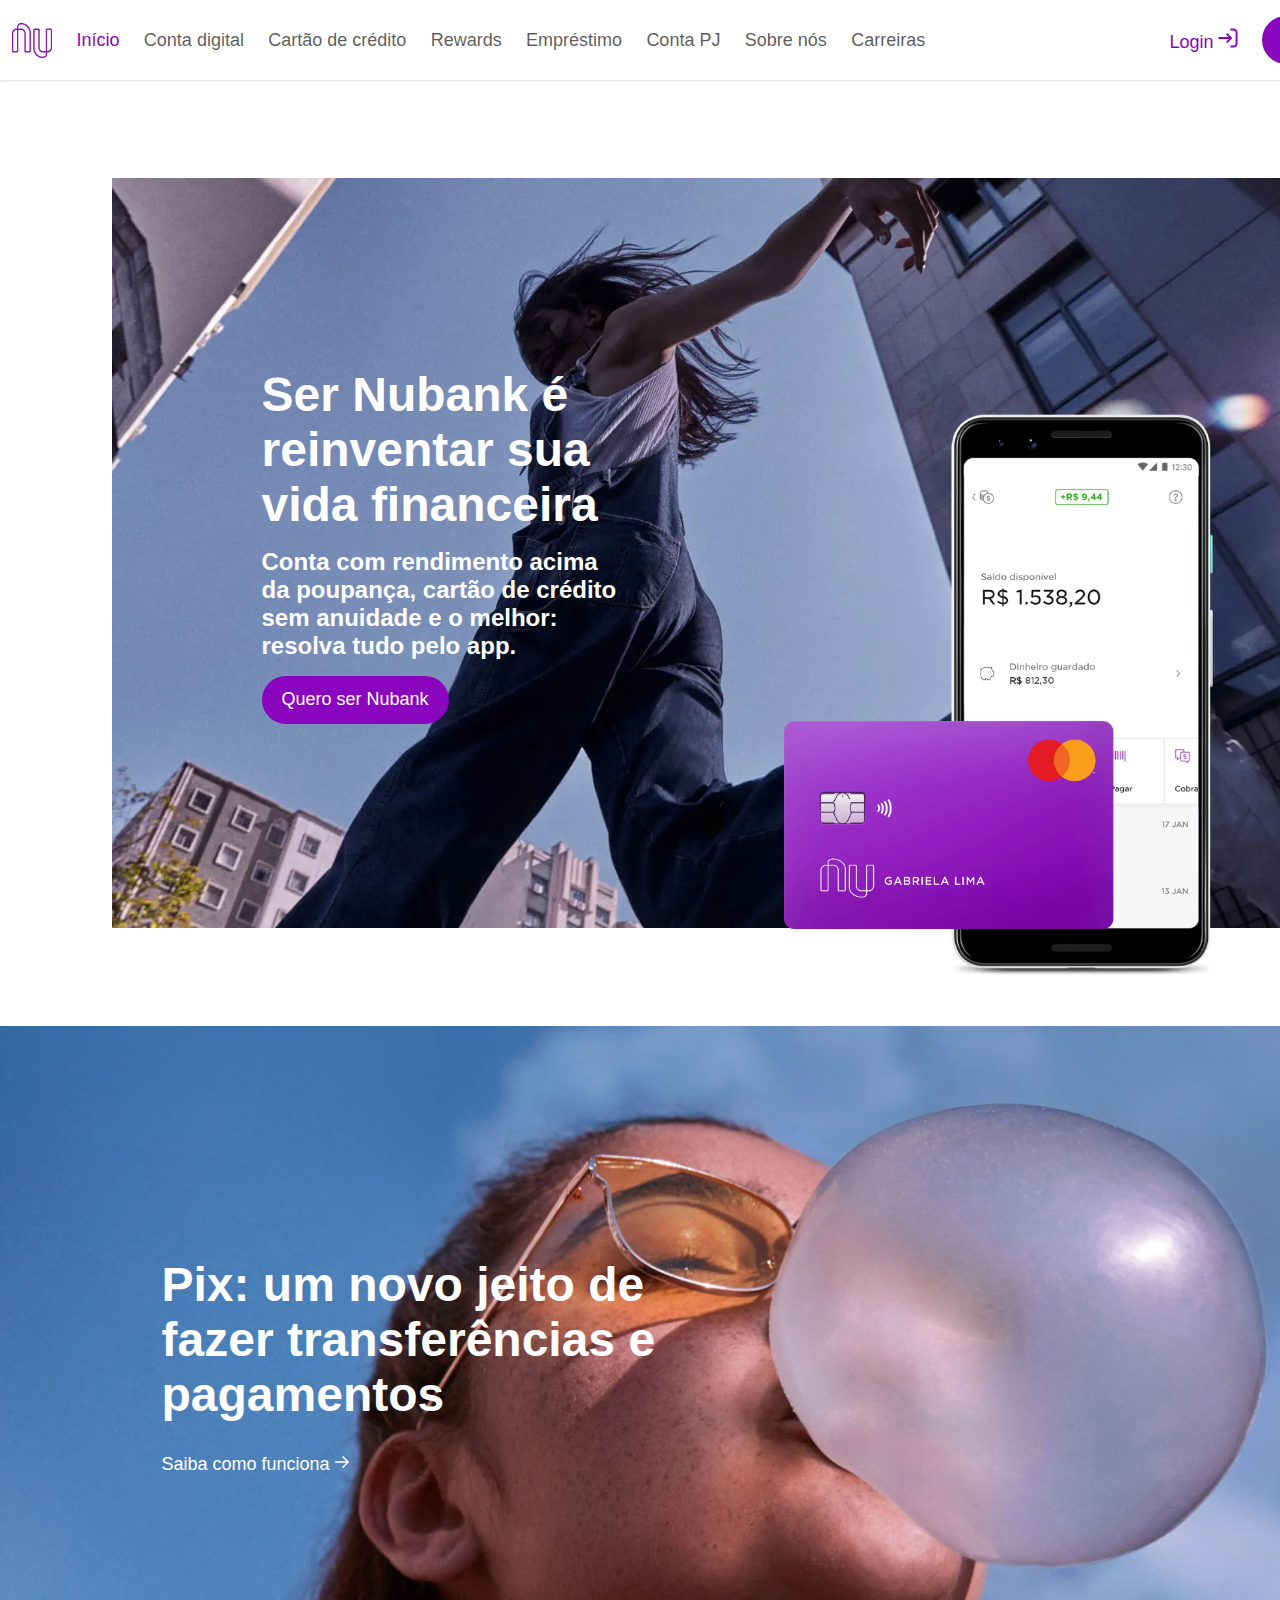
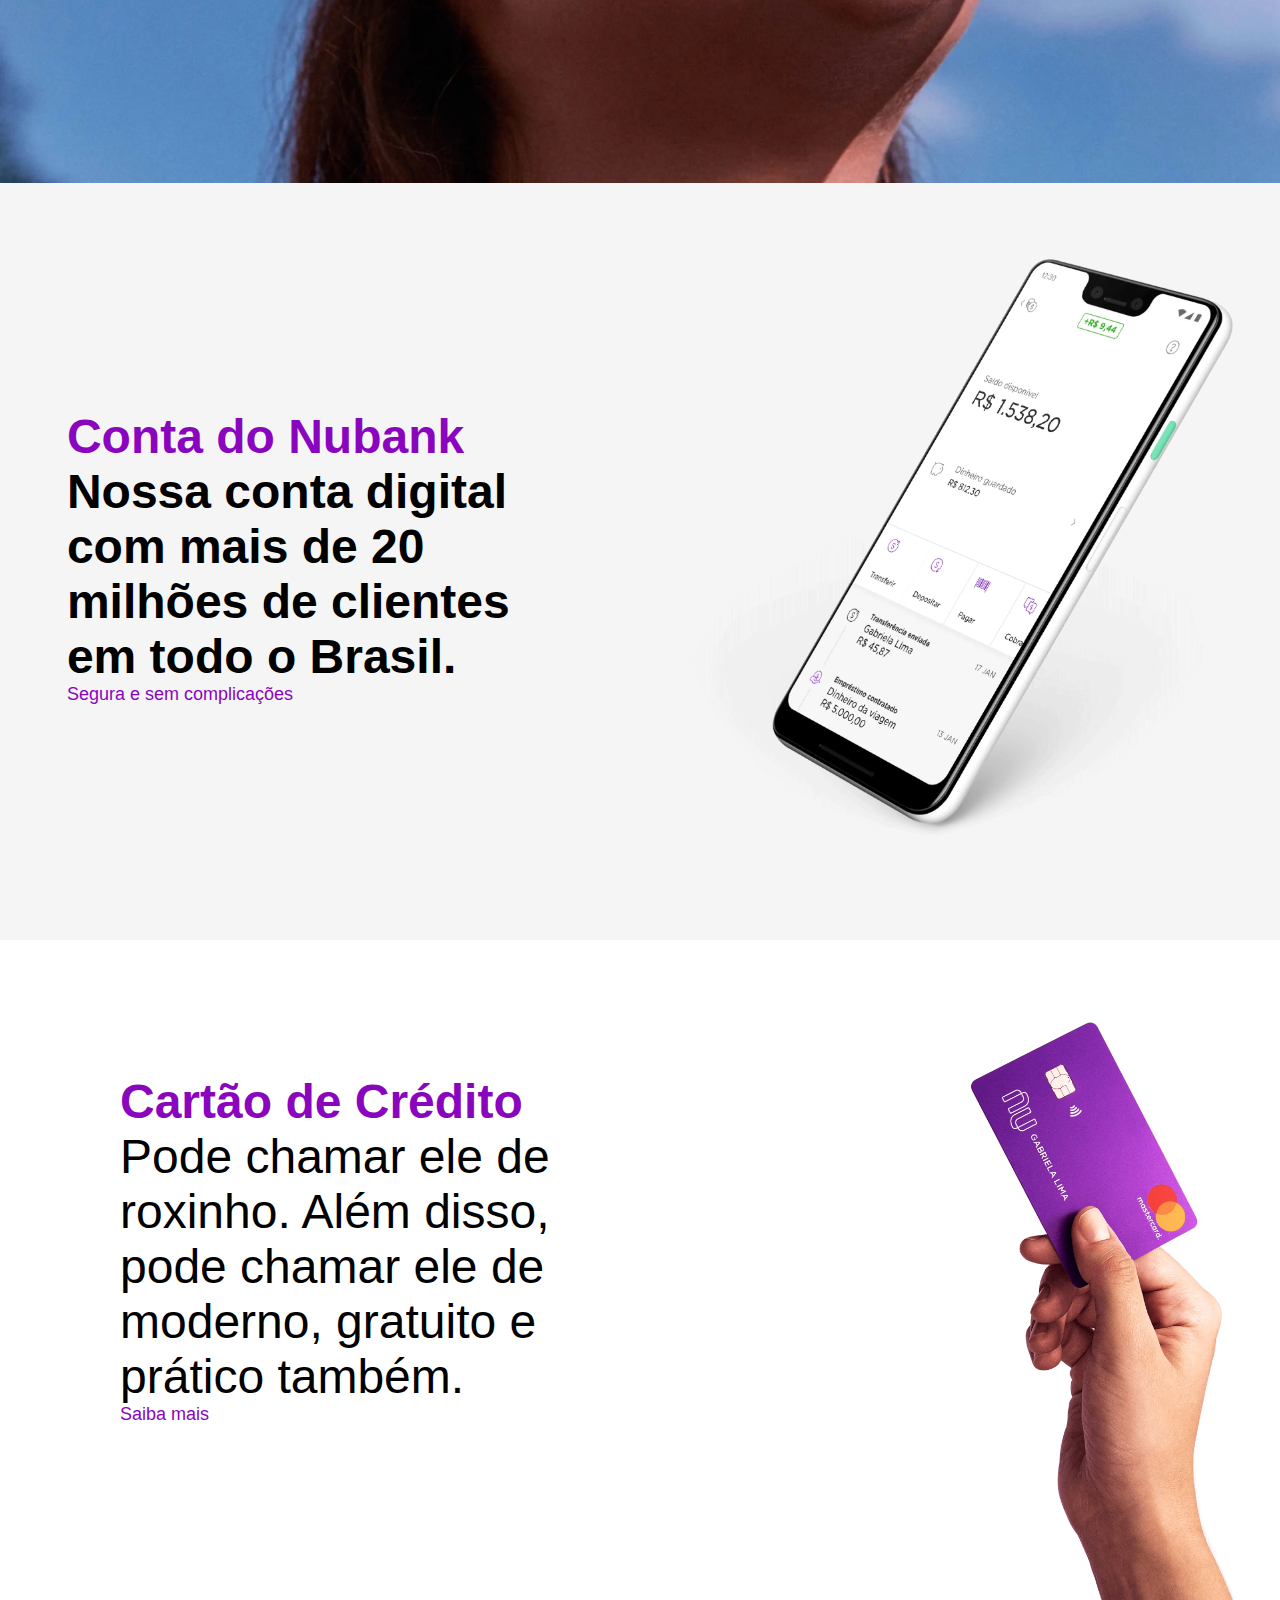
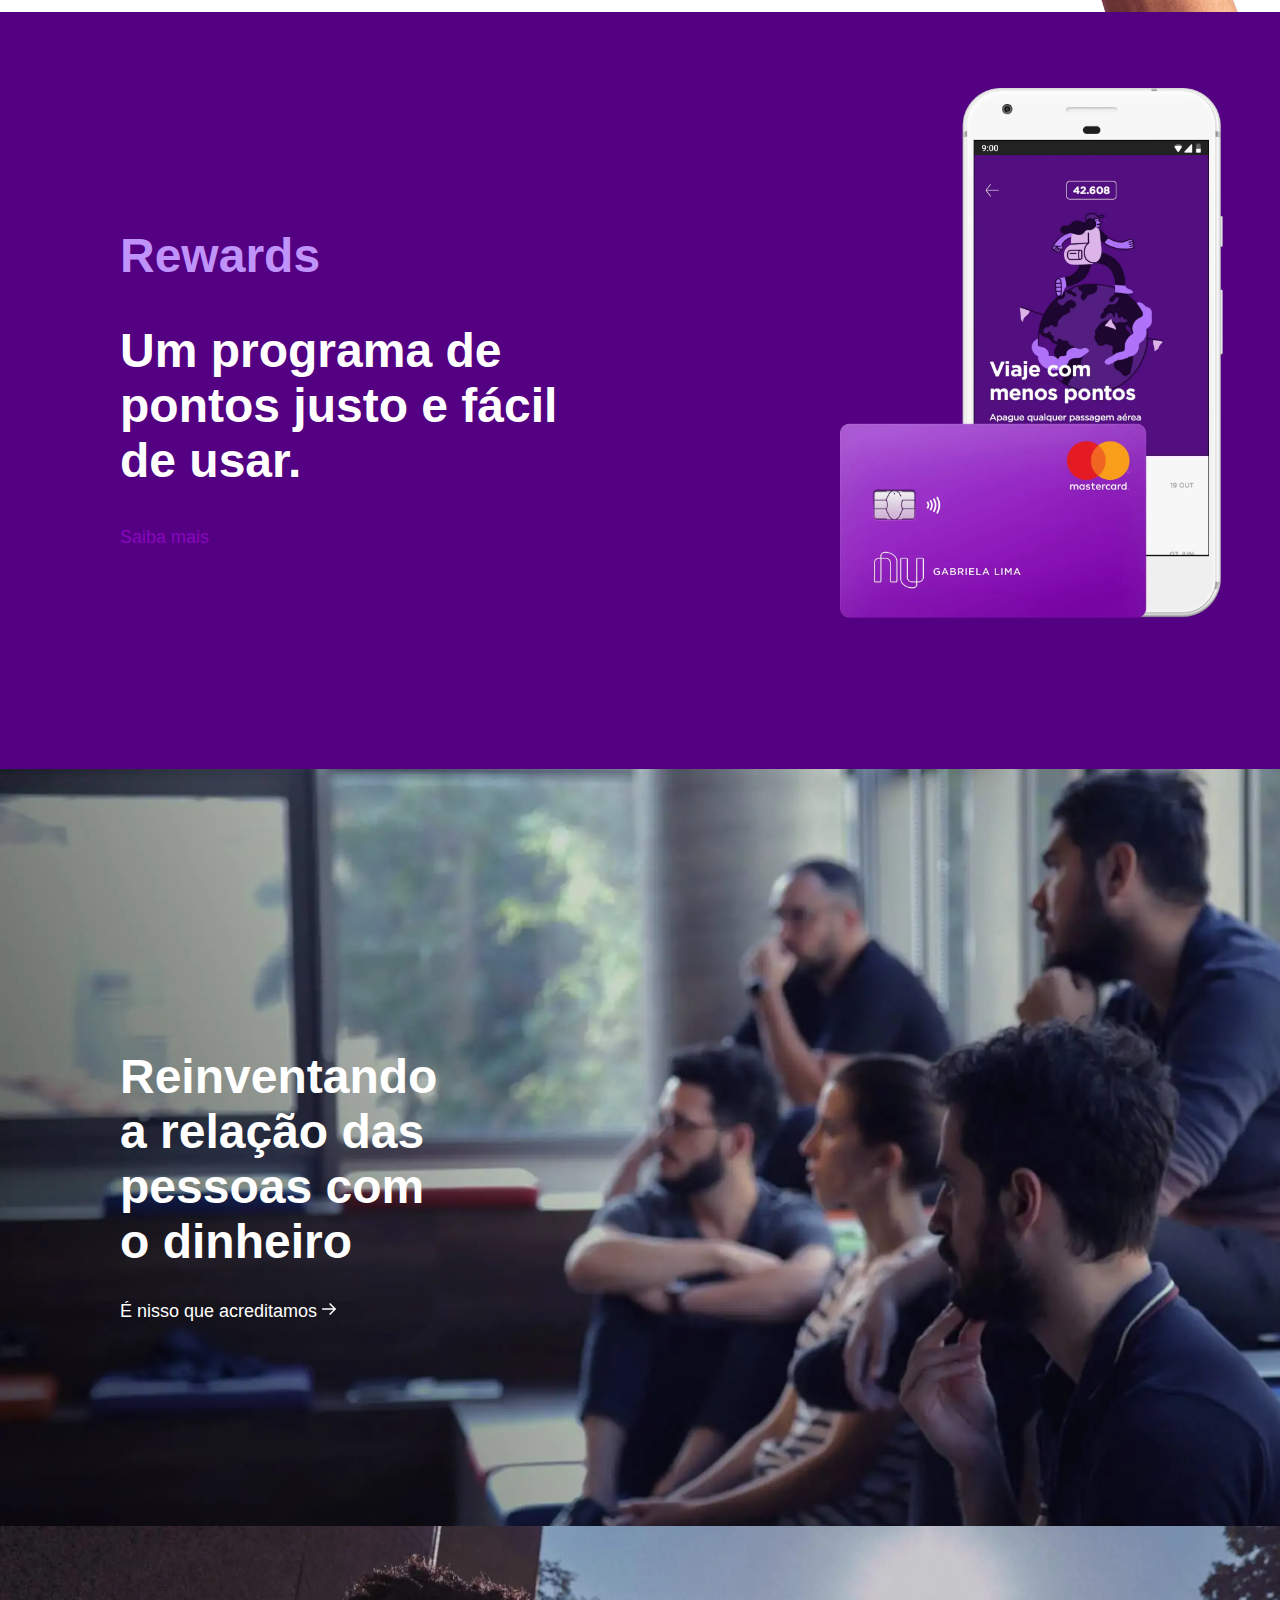
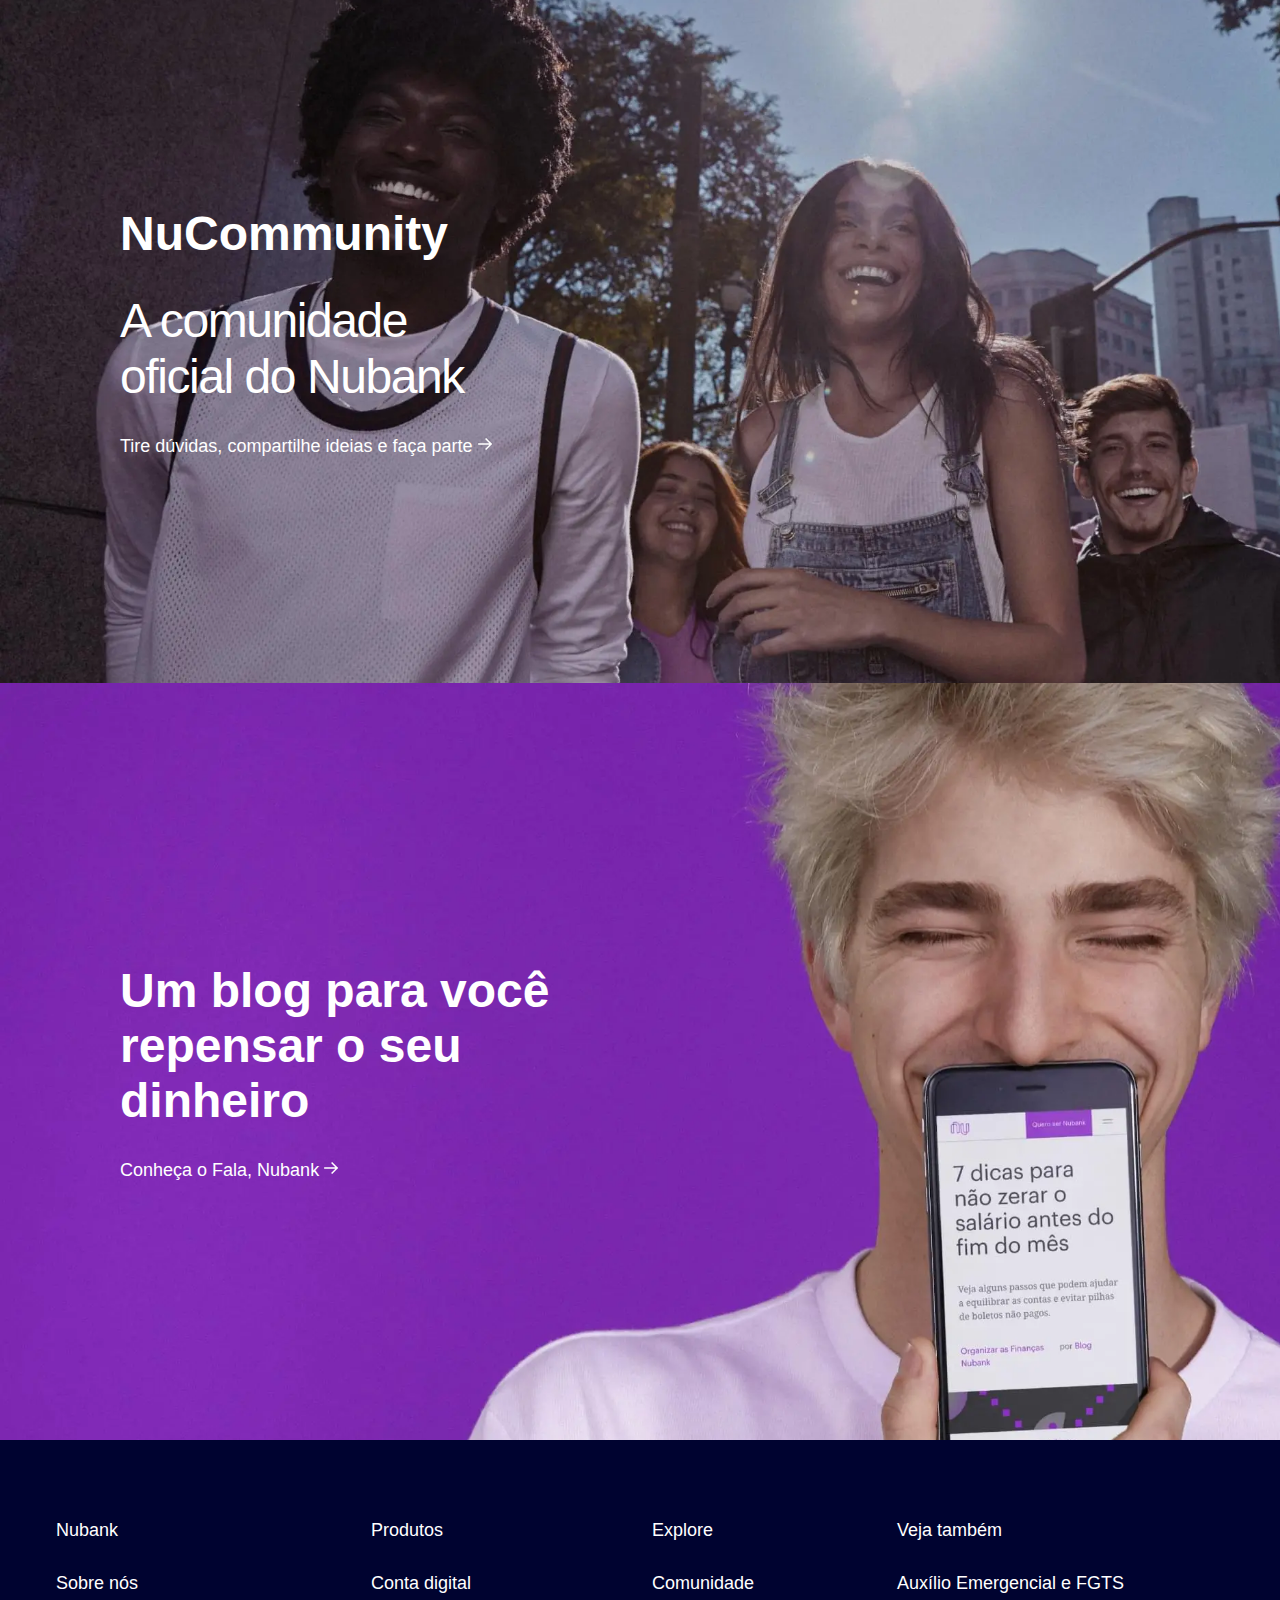
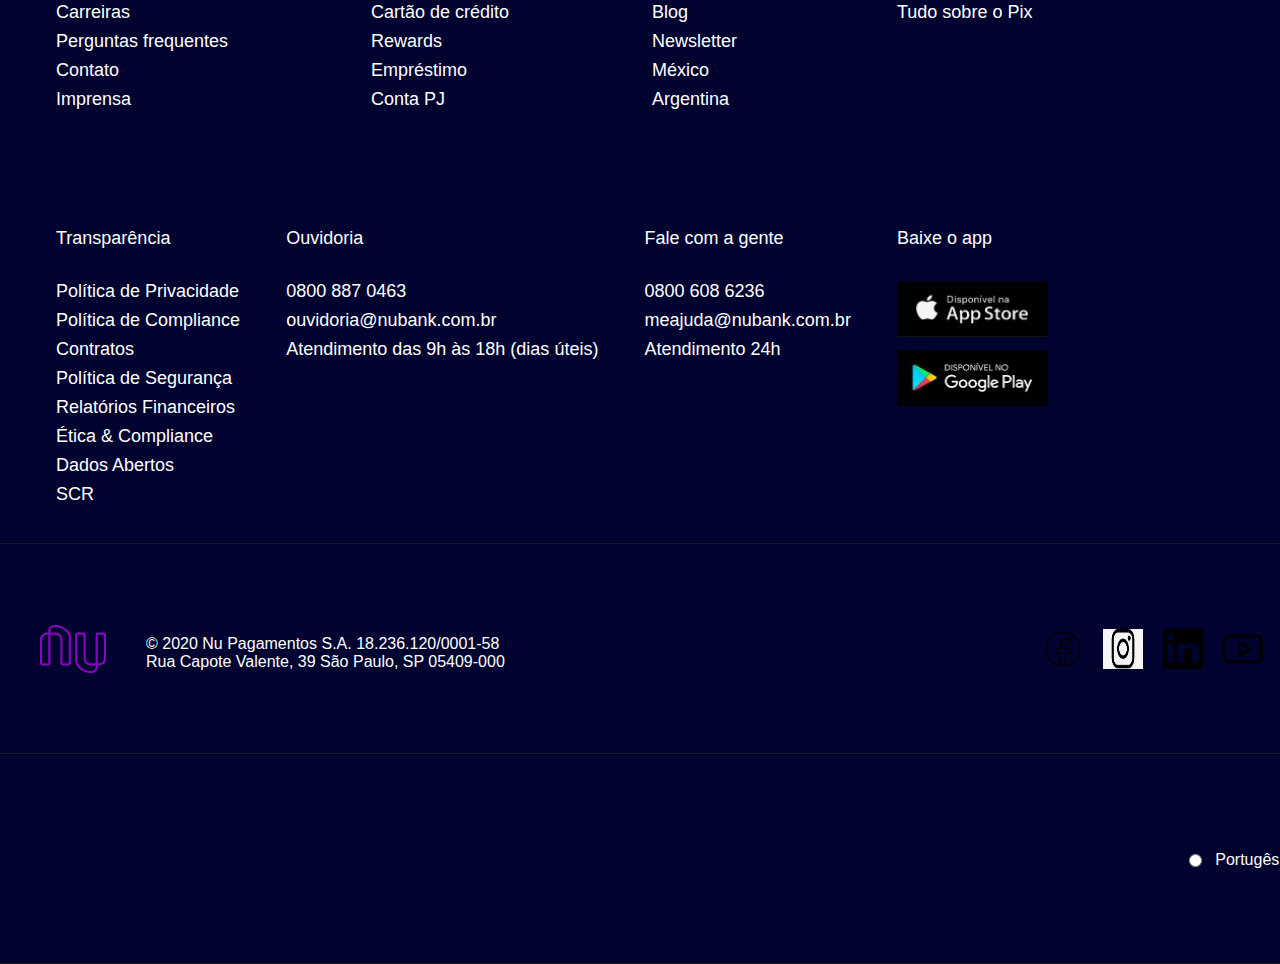
<file: index.html>
<!DOCTYPE html>
<html lang="pt-br">
<head>
    <meta charset="UTF-8">
    <meta name="viewport" content="width=device-width, initial-scale=1.0">
    <link rel="stylesheet" href="style.css">
    <title>Nubank</title>
</head>
<body>
    <nav>
        <img src="image/logo-nav.png" alt="" height="35px" width="40px">
        <a href="">Início</a>
        <a href="">Conta digital</a>
        <a href="#roxinho">Cartão de crédito</a>
        <a href="#rewards">Rewards</a>
        <a href="">Empréstimo</a>
        <a href="">Conta PJ</a>
        <a href="">Sobre nós</a>
        <a href="">Carreiras</a>
        <div id="div-login">
            <a id="login-nav" href="login.html">Login</a>
            <svg xmlns="http://www.w3.org/2000/svg" width="20" height="20" fill="none" viewBox="0 0 21 20" class="SVGWrapper-c62y5b-0 ilbcfK StyledIcon-sc-1d6qvbo-0 etJcjf" color="currentColor" role="img"><title>login</title><g>
                <path fill-rule="evenodd" clip-rule="evenodd" d="M12.9545 2.98023e-07L16.2273 0C18.587 -2.38419e-07 20.5 1.91297 20.5 4.27273V15.7273C20.5 18.087 18.587 20 16.2273 20H12.9545V18H16.2273C17.4825 18 18.5 16.9825 18.5 15.7273V4.27273C18.5 3.01754 17.4825 2 16.2273 2L12.9545 2V2.98023e-07ZM9.79802 4.79289L14.975 9.96993L9.82806 15.5848L8.35375 14.2334L11.3177 11L0.5 11V9L11.1767 9L8.3838 6.20711L9.79802 4.79289Z" fill="#8a05be"></path>
              </g></svg>
        </div>
        <button id="button-nav">Quero ser Nubank</button>
    </nav>

    <!-- Fim da navbar -->

    <section id="financeira">
        <div id="financeira-div">
            <div id="financeira-pt1">
                <h1>Ser Nubank é reinventar sua vida financeira</h1>
                <h2>Conta com rendimento acima<br>
                    da poupança, cartão de crédito<br>
                    sem anuidade e o melhor:<br>
                    resolva tudo pelo app.
                </h2>
                <button id="button-financeira">Quero ser Nubank</button>
            </div>
            <div id="financeira-pt2">
                <img src="image/celular.webp" alt="" width="429px" height="564px">
            </div>
        </div>
    </section>

    <!-- Fim da financeira -->

    <section id="pix">
        <div id="pix-div">
            <h1>Pix: um novo jeito de<br> fazer transferências e<br> pagamentos</h1>
            <a href="">Saiba como funciona</a>
            <svg xmlns="http://www.w3.org/2000/svg" width="16" height="16" fill="none" viewBox="0 0 21 20" class="SVGWrapper-c62y5b-0 ilbcfK StyledIcon-sc-1d6qvbo-0 etJcjf" color="currentColor" role="img"><title>Internal Link</title><g>
                <path d="M18.5 10H2.5M18.5 10L12 16.5M18.5 10L12 3.5" stroke="currentColor" stroke-width="2" stroke-linecap="square" stroke-linejoin="round"></path>
              </g></svg>
        </div>
    </section>

    <!-- Fim section pix -->

    <section id="conta">
        <div id="conta-pt1">
            <h1>Conta do Nubank</h1>
            <h1>Nossa conta digital<br> com mais de 20<br> milhões de clientes<br> em todo o Brasil.</h1></h1>
            <a href="">Segura e sem complicações</a>
        </div>
        <div id="conta-pt2">
            <img src="image/vertical.webp" alt="" width="659px" height="580px">
        </div>
    </section>

    <!-- Fim section conta -->

    <section id="roxinho">
        <div id="roxinho-pt1">
            <h1>Cartão de Crédito</h1>
            <p>Pode chamar ele de<br> roxinho. Além disso,<br> pode chamar ele de<br> moderno, gratuito e<br> prático também.</p></p>
            <a href="">Saiba mais</a>
        </div>
        <div id="roxinho-pt2">
            <img src="image/mao.webp" alt="" width="276px" height="605px">
        </div>
    </section>

    <!-- Fim section roxinho -->

    <section id="rewards">
        <div id="rewards-pt1">
            <h1>Rewards</h1>
            <h2>Um programa de<br> pontos justo e fácil<br> de usar.</h2>
            <a href="">Saiba mais</a>
        </div>
        <div id="rewards-pt2">
            <img src="image/rewards.webp" alt="" width="403px" height="535px">
        </div>
    </section>

     <!-- Fim section rewards -->

     <section id="dinheiro">
        <div id="dinheiro-pt1">
            <h1>Reinventando<br> a relação das<br> pessoas com<br> o dinheiro</h1>
            <a href="">É nisso que acreditamos</a>
            <svg xmlns="http://www.w3.org/2000/svg" width="16" height="16" fill="none" viewBox="0 0 21 20" class="SVGWrapper-c62y5b-0 ilbcfK StyledIcon-sc-1d6qvbo-0 etJcjf" color="currentColor" role="img"><title>Internal Link</title><g>
                <path d="M18.5 10H2.5M18.5 10L12 16.5M18.5 10L12 3.5" stroke="currentColor" stroke-width="2" stroke-linecap="square" stroke-linejoin="round"></path>
              </g></svg>
        </div>
    </section>

    <!-- Fim section dinheiro -->

    <section id="comunidade">
        <div id="comunidade-pt1">
            <h1>NuCommunity</h1>
            <p>A comunidade<br> oficial do Nubank</p>
            <a href="">Tire dúvidas, compartilhe ideias e faça parte</a>
            <svg xmlns="http://www.w3.org/2000/svg" width="16" height="16" fill="none" viewBox="0 0 21 20" class="SVGWrapper-c62y5b-0 ilbcfK StyledIcon-sc-1d6qvbo-0 etJcjf" color="currentColor" role="img"><title>Internal Link</title><g>
                <path d="M18.5 10H2.5M18.5 10L12 16.5M18.5 10L12 3.5" stroke="currentColor" stroke-width="2" stroke-linecap="square" stroke-linejoin="round"></path>
              </g></svg>
        </div>
    </section>


    <!-- Fim section comunidade -->


    <section id="blog">
        <div id="blog-pt1">
            <h1>Um blog para você<br>
                repensar o seu<br>
                dinheiro</h1>
            <a href="">Conheça o Fala, Nubank</a>
            <svg xmlns="http://www.w3.org/2000/svg" width="16" height="16" fill="none" viewBox="0 0 21 20" class="SVGWrapper-c62y5b-0 ilbcfK StyledIcon-sc-1d6qvbo-0 etJcjf" color="currentColor" role="img"><title>Internal Link</title><g>
                <path d="M18.5 10H2.5M18.5 10L12 16.5M18.5 10L12 3.5" stroke="currentColor" stroke-width="2" stroke-linecap="square" stroke-linejoin="round"></path>
              </g></svg>
        </div>
    </section>

    <!-- Fim section blog -->

    <footer>
        <!-- Parte 1 -->
        <div id="footer-pt1">
            <div class="classe1" id="pt1-c1">
                <p>Nubank</p>
                <a href="">Sobre nós</a>
                <a href="">Carreiras</a>
                <a href="">Perguntas frequentes</a>
                <a href="">Contato </a>
                <a href="">Imprensa</a>
            </div>

            <div class="classe1" id="pt1-c2">
                <p>Produtos</p>
                <a href="">Conta digital</a>
                <a href="">Cartão de crédito</a>
                <a href="">Rewards</a>
                <a href="">Empréstimo </a>
                <a href="">Conta PJ</a>
            </div>

            <div class="classe1" id="pt1-c3">
                <p>Explore</p>
                <a href="">Comunidade</a>
                <a href="">Blog</a>
                <a href="">Newsletter</a>
                <a href="">México</a>
                <a href="">Argentina</a>
            </div>

            <div class="classe1" id="pt1-c4">
                <p>Veja também</p>
                <a href="">Auxílio Emergencial e FGTS</a>
                <a href="">Tudo sobre o Pix</a>
            </div>
        </div>

        <!-- ================ -->

        <div id="footer-pt2">
            <div class="classe1" id="pt1-c1">
                <p>Transparência</p>
                <a href="">Política de Privacidade</a>
                <a href="">Política de Compliance</a>
                <a href="">Contratos</a>
                <a href="">Política de Segurança</a>
                <a href="">Relatórios Financeiros</a>
                <a href="">Ética & Compliance</a>
                <a href="">Dados Abertos</a>
                <a href="">SCR</a>
            </div>

            <div class="classe1" id="pt1-c2">
                <p>Ouvidoria</p>
                <a href="">0800 887 0463</a>
                <a href="">ouvidoria@nubank.com.br</a>
                <a href="">Atendimento das 9h às 18h (dias úteis)</a>
            </div>

            <div class="classe1" id="pt1-c3">
                <p>Fale com a gente</p>
                <a href="">0800 608 6236</a>
                <a href="">meajuda@nubank.com.br</a>
                <a href="">Atendimento 24h</a>
            </div>

            <div class="classe1" id="pt1-c4">
                <p>Baixe o app</p>
                <a href=""><img src="image/apple.jpg" alt="" width="151px" height="56px"></a>
                <a href=""><img src="image/android.jpg" alt="" width="151px" height="56px"></a>
            </div>
   
        </div>

        <!-- ================ -->


        <div id="footer-pt3">
            <div id="pt3-c1">
                <img src="image/logo-nav.png" alt="" width="66px" height="48px">
                <p>© 2020 Nu Pagamentos S.A. 18.236.120/0001-58<br>Rua Capote Valente, 39 São Paulo, SP 05409-000</p>
            </div>
           <div id="pt3-c2">
            <img src="image/face.png" alt="" width="40px" height="40px">
            <img src="image/insta.png" alt="" width="40px" height="40px">
            <img src="image/link.png" alt="" width="40px" height="40px">
            <img src="image/you.png" alt="" width="40px" height="40px">
            <img src="image/twiter.png" alt="" width="40px" height="40px">
           </div>
        </div>


        <!-- ================ -->

        <div id="footer-pt3">
            <div id="pt3-c1">
                <p></p>
            </div>
           <div id="pt4-c2">
                   <input type="radio" />
                   <p id="portugues">Portugês</p>
                   <input type="radio" />
                   <p id="ingles">Inglês</p>
           </div>
        </div>
    </footer>

</body>
</html>
</file>
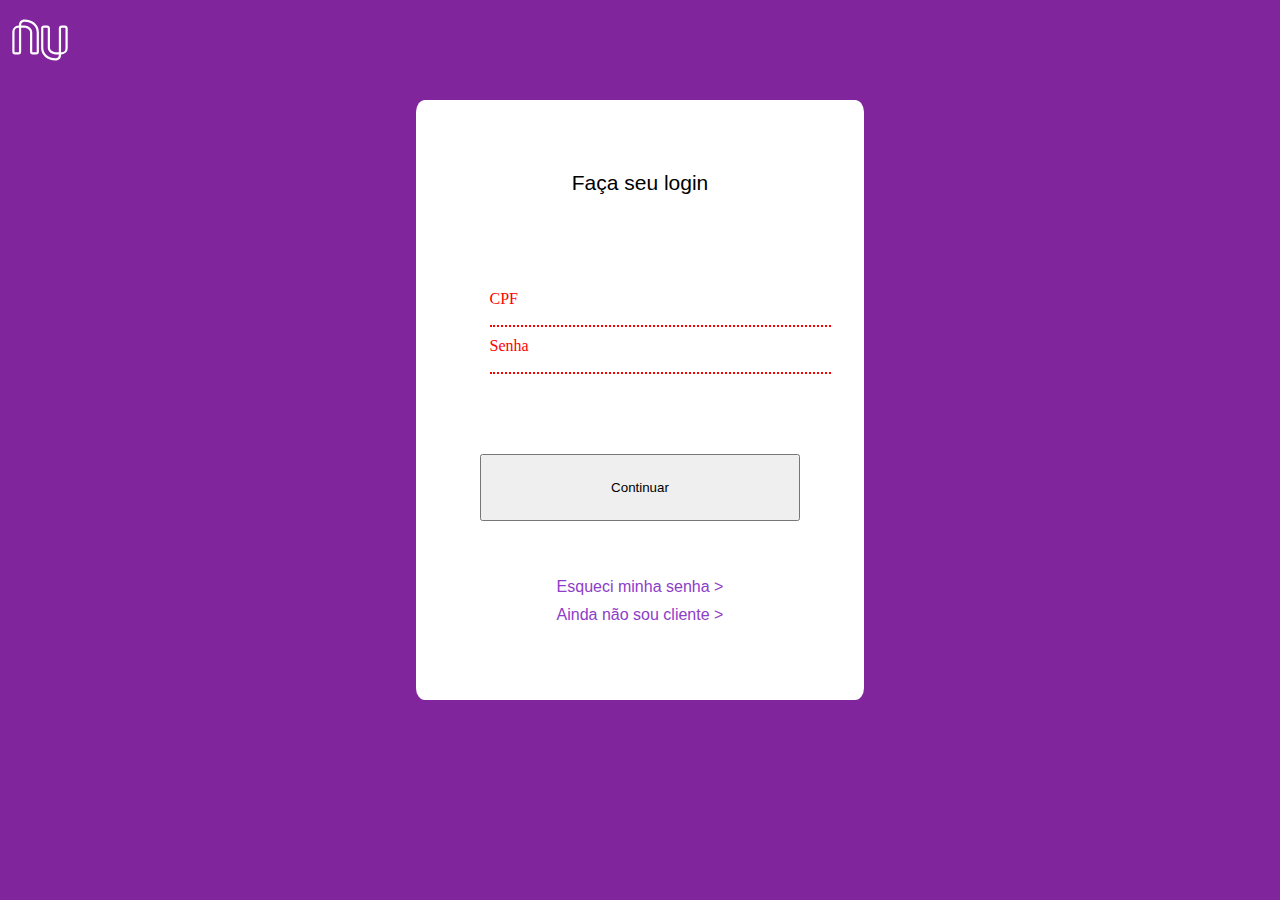
<file: login.html>
<!DOCTYPE html>
<html lang="pt-br">
<head>
    <meta charset="UTF-8">
    <meta name="viewport" content="width=device-width, initial-scale=1.0">
    <title>Login</title>
    <link rel="stylesheet" href="login.css">
</head>
<body>
    <nav>
    <img src="login.svg" alt="" height="80px" width="80px">
    </nav>

    <div id="caixa">
        <div  id="titulo">
            <p>Faça seu login</p>
        </div>

        <div id="pt2">
            <div id="subform">
                <form action="">
                    <p>CPF</p>
                    <input type="text" size="40">
                    <p>Senha</p>
                    <input type="password">
                </form>
                
            </div>
            <button>Continuar</button>
            <a id="senha" href="">Esqueci minha senha ></a> 
            <a href="">Ainda não sou cliente ></a>
    
        </div>
    </div>


</body>
</html>
</file>
<file: style.css>
body{
        /*cursor: url("../images/cursor.png"), default; */
        margin: 0;     
        display: block;
}

a{
    text-decoration: none;
}

/* Código referente a navbar do site */
nav a{
    text-decoration: none;
    font-family: "Graphik-Medium, Graphik-Regular", "Gotham SSm A", "Gotham SSm B", "Helvetica Neue", Helvetica, Arial, sans-serif;
    color: rgba(17, 17, 17, 0.7);
    font-size: 18px;
    padding: 0;
}

a:hover{
    color: rgb(138, 5, 190);
}

nav a:nth-child(2){
    color: rgb(138, 5, 190);
}

#div-login a:nth-child(1){
    color: rgb(138, 5, 190);
}

#login-nav{
    margin-left: 220px;
}

nav{
    width: 1423px;
    height: 80px;
    margin: 0;
    display: flex;
    align-items: center;
    justify-content: space-around;
    border-left: 50px red;
    box-shadow: rgba(0, 0, 0, 0.15) 0px 1px 2px;
    padding: 0;
    position: relative;
}

#svg-login{
    font-family: Graphik-Medium, Graphik-Regular, "Gotham SSm A", "Gotham SSm B", "Helvetica Neue", Helvetica, Arial, sans-serif;
    color: rgb(138, 5, 190);
    margin: 0px;
    font-weight: 500;
    letter-spacing: -0.03em;
    font-size: 1.125rem;
    line-height: 1.2;
}

#button-nav{
    padding-left: 1.25rem;
    padding-right: 1.25rem;
    border-radius: 6.25rem;
    background: rgb(138, 5, 190);
    color: rgb(255, 255, 255);
    --rippleLayerColor: rgba(255,255,255,0.2);
    height: 3rem;
    display: inline-flex;
    cursor: pointer;
    outline: 0px;
    -webkit-box-align: center;
    align-items: center;
    vertical-align: middle;
    overflow: hidden;
    position: relative;
    border: 0px;
    transform: translate3d(0px, 0px, 0px);
}
/* Fim do código da navbar do site */

/* ---------------------------------------------------------------------------------------------------------------- */

/* Inicio do corpo do site */

#financeira{
    width: 1423px;
    height: 946px;
    display: flex;
    -webkit-box-pack: center;
    justify-content: center;
    align-items: center;
    /* padding: 0px;
    position: relative; */
}

#financeira-div{
    width: 1200px;
    height: 750px;
    background-image: url(image/financeira.webp);
    background-size: cover;
    display: flex;
    position: relative;
}

#financeira-pt1{
    width: 56%;
    display: flex;
    justify-content: center;
    align-items: flex-start;
    flex-direction: column;
}

#financeira-pt1 h1{
    font-size: 48px;
    font-family: Graphik-Medium, Graphik-Regular, "Gotham SSm A", "Gotham SSm B", "Helvetica Neue", Helvetica, Arial, sans-serif;
    color: rgb(255, 255, 255);
    margin: 0 150px 16px;
}

#financeira-pt1 h2{
    font-size: 24px;
    font-family: Graphik-Medium, Graphik-Regular, "Gotham SSm A", "Gotham SSm B", "Helvetica Neue", Helvetica, Arial, sans-serif;
    color: rgb(255, 255, 255);
    margin: 0 0 32px;
    margin: 0 150px 16px;
}

#button-financeira{
    padding-left: 1.25rem;
    padding-right: 1.25rem;
    border-radius: 6.25rem;
    background: rgb(138, 5, 190);
    color: rgb(255, 255, 255);
    --rippleLayerColor: rgba(255,255,255,0.2);
    height: 3rem;
    display: inline-flex;
    cursor: pointer;
    outline: 0px;
    -webkit-box-align: center;
    align-items: center;
    vertical-align: middle;
    overflow: hidden;
    position: relative;
    border: 0px;
    font-size: 18px;
    transform: translate3d(0px, 0px, 0px);
    margin: 0 150px 16px;
}

#financeira-pt2{
    width: 44%;
    height: 800px;
    display: flex;
    align-items: flex-end;
}

/* ======================================================== */

#pix{
    width: 1423px;
    height: 757px;
    background-image: url(image/pix.webp);
    background-size: cover;
    display: flex;
    align-items: center;
    justify-content: center;
}

#pix-div{
    width: 1100px;
    height: 360px;
    /* display: flex;
    flex-direction: column;
    justify-content: center; */
}

#pix-div h1{
    font-size: 48px;
    font-family: Graphik-Medium, Graphik-Regular, "Gotham SSm A", "Gotham SSm B", "Helvetica Neue", Helvetica, Arial, sans-serif;
    color: rgb(255, 255, 255);
}

#pix-div a{
    font-size: 18px;
    font-family: Graphik-Medium, Graphik-Regular, "Gotham SSm A", "Gotham SSm B", "Helvetica Neue", Helvetica, Arial, sans-serif;
    color: rgb(255, 255, 255);
}

svg{
    color: white;
}

/* ======================================================== */

#conta{
    width: 1423px;
    height: 757px;
    display: flex;
    align-items: center;
    justify-content: center;
    background-color: rgb(245, 245, 245);

}

#conta-pt1{
    width: 40%;
    height: 80%;
    padding-top: 300px;
    /* background-color: aqua; */
}

#conta-pt1 h1:nth-child(1){
    font-size: 48px;
    font-family: Graphik-Medium, Graphik-Regular, "Gotham SSm A", "Gotham SSm B", "Helvetica Neue", Helvetica, Arial, sans-serif;
    color: rgb(138, 5, 190);
    padding: 0;
    margin: 0;
}

#conta-pt1 h1:nth-child(2){
    font-size: 48px;
    font-family: Graphik-Medium, Graphik-Regular, "Gotham SSm A", "Gotham SSm B", "Helvetica Neue", Helvetica, Arial, sans-serif;
    color:black;
    padding: 0;
    margin: 0;
}

#conta-pt1 a{
    font-size: 18px;
    font-family: Graphik-Medium, Graphik-Regular, "Gotham SSm A", "Gotham SSm B", "Helvetica Neue", Helvetica, Arial, sans-serif;
    color: rgb(138, 5, 190);
    padding: 0;
    margin: 0;
}


#conta-pt2{
    width: 720px;
    height: 80%;
    display: flex;
    align-items: initial;
}

/* ======================================================== */

#roxinho{
    width: 1423px;
    height: 672px;
    display: flex;
    align-items: center;
    justify-content: center;

}

#roxinho-pt1{
    width: 35%;
    height: 75%;
    padding-top: 100px;
    padding-left: 120px;
    /* background-color: aqua; */
}

#roxinho-pt1 h1{
    font-size: 48px;
    font-family: Graphik-Medium, Graphik-Regular, "Gotham SSm A", "Gotham SSm B", "Helvetica Neue", Helvetica, Arial, sans-serif;
    color: rgb(138, 5, 190);
    padding: 0;
    margin: 0;
}

#roxinho-pt1 a{
    font-size: 18px;
    font-family: Graphik-Medium, Graphik-Regular, "Gotham SSm A", "Gotham SSm B", "Helvetica Neue", Helvetica, Arial, sans-serif;
    color: rgb(138, 5, 190);
    padding: 0;
    margin: 0;
}

#roxinho-pt1 p{
    font-size: 48px;
    font-family: Graphik-Medium, Graphik-Regular, "Gotham SSm A", "Gotham SSm B", "Helvetica Neue", Helvetica, Arial, sans-serif;
    color: black;
    padding: 0;
    margin: 0;
}


#roxinho-pt2{
    width: 720px;
    height: 80%;
    display: flex;
    justify-content: flex-end;
    padding-right: 180px;
}

/* ======================================================== */

#rewards{
    width: 1423px;
    height: 757px;
    display: flex;
    align-items: center;
    justify-content: center;
    background-color: rgb(83, 0, 130);

}

#rewards-pt1{
    width: 55%;
    height: 80%;
    padding-top: 280px;
    padding-left: 120px;
    /* background-color: aqua; */
}

#rewards-pt1 h1{
    font-size: 48px;
    font-family: Graphik-Medium, Graphik-Regular, "Gotham SSm A", "Gotham SSm B", "Helvetica Neue", Helvetica, Arial, sans-serif;
    color: rgb(192, 147, 251);
    padding: 0;
    margin: 0;
}

#rewards-pt1 a{
    font-size: 18px;
    font-family: Graphik-Medium, Graphik-Regular, "Gotham SSm A", "Gotham SSm B", "Helvetica Neue", Helvetica, Arial, sans-serif;
    color: rgb(138, 5, 190);
    padding: 0;
    margin: 0;
}

#rewards-pt1 h2{
    font-size: 48px;
    font-family: Graphik-Medium, Graphik-Regular, "Gotham SSm A", "Gotham SSm B", "Helvetica Neue", Helvetica, Arial, sans-serif;
    color: white;
}

#rewards-pt2{
    width: 720px;
    height: 80%;
    display: flex;
    justify-content: flex-end;
    padding-right: 180px;
}

/* ======================================================== */

#dinheiro{
    width: 1423px;
    height: 757px;
    display: flex;
    align-items: flex-start;
    background-image: url(image/dinheiro.webp);
    background-size: cover;

}

#dinheiro-pt1{
    width: 55%;
    height: 80%;
    padding-top: 280px;
    padding-left: 120px;
    /* background-color: aqua; */
}

#dinheiro-pt1 h1{
    font-size: 48px;
    font-family: Graphik-Medium, Graphik-Regular, "Gotham SSm A", "Gotham SSm B", "Helvetica Neue", Helvetica, Arial, sans-serif;
    color: white;
    padding: 0 0 32px;
    margin: 0;
}

#dinheiro-pt1 a{
    font-size: 18px;
    font-family: Graphik-Medium, Graphik-Regular, "Gotham SSm A", "Gotham SSm B", "Helvetica Neue", Helvetica, Arial, sans-serif;
    color: white;
    padding: 0;
    margin: 0;
}

/* ======================================================== */


#comunidade{
    width: 1423px;
    height: 757px;
    display: flex;
    align-items: flex-start;
    background-image: url(image/comunidade.webp);
    background-size: cover;

}

#comunidade-pt1{
    width: 55%;
    height: 80%;
    padding-top: 280px;
    padding-left: 120px;
    /* background-color: aqua; */
}

#comunidade-pt1 h1{
    font-size: 48px;
    font-family: Graphik-Medium, Graphik-Regular, "Gotham SSm A", "Gotham SSm B", "Helvetica Neue", Helvetica, Arial, sans-serif;
    color: white;
    padding: 0 0 32px;
    margin: 0;
}

#comunidade-pt1 a{
    font-size: 18px;
    font-family: Graphik-Medium, Graphik-Regular, "Gotham SSm A", "Gotham SSm B", "Helvetica Neue", Helvetica, Arial, sans-serif;
    color: white;
    padding: 0;
    margin: 0;
}

#comunidade-pt1 p{
    letter-spacing: -0.03em;
    font-size: 48px;
    line-height: 1.16;
    font-family: Graphik-Medium, Graphik-Regular, "Gotham SSm A", "Gotham SSm B", "Helvetica Neue", Helvetica, Arial, sans-serif;
    color: white;
    padding: 0;
    margin: 0 0 32px;
}


/* ======================================================== */

#blog{
    width: 1423px;
    height: 757px;
    display: flex;
    align-items: flex-start;
    background-image: url(image/blog.webp);
    background-size: cover;

}

#blog-pt1{
    width: 55%;
    height: 80%;
    padding-top: 280px;
    padding-left: 120px;
    /* background-color: aqua; */
}

#blog-pt1 h1{
    font-size: 48px;
    font-family: Graphik-Medium, Graphik-Regular, "Gotham SSm A", "Gotham SSm B", "Helvetica Neue", Helvetica, Arial, sans-serif;
    color: white;
    padding: 0 0 32px;
    margin: 0;
}

#blog-pt1 a{
    font-size: 18px;
    font-family: Graphik-Medium, Graphik-Regular, "Gotham SSm A", "Gotham SSm B", "Helvetica Neue", Helvetica, Arial, sans-serif;
    color: white;
    padding: 0;
    margin: 0;
}

/* ======================================================== */
footer{
    background-color: #000330;
    padding: 0;
    margin: 0;
}

footer a{
    color: white;
    margin: 0 0 8px;
    font-family: Graphik-Regular, "Gotham SSm A", "Gotham SSm B", "Helvetica Neue", Helvetica, Arial, sans-serif;
}

footer p{
    color: white;
    margin: 0 0 32px;
    font-family: Graphik-Regular, "Gotham SSm A", "Gotham SSm B", "Helvetica Neue", Helvetica, Arial, sans-serif;
}

#footer-pt1{
    display: flex;
    justify-content: space-between;
    padding: 80px 56px;
}

.classe1{
    display: flex;
    flex-direction: column;
    /* justify-content: center; */
    /* align-items: center; */
    font-size: 18px;
    color: white;
}

#footer-pt2{
    display: flex;
    justify-content: space-between;
    padding: 30px 56px;
    border-bottom: 1px solid rgb(25, 25, 25);
}

#pt1-c4{
    width: 327px;
}

#pt3-c1{
    display: flex;
}

#pt3-c1{
    width: 711px;
    height: 100%;
    margin-left: 40px;
    display: flex;
    align-items: center;
}

#pt3-c1 p{
    padding-top: 40px;
    padding-left: 40px;
}

#pt3-c2{
    width: 711px;
    height: 100%;
    display: flex;
    justify-content: flex-end;
    align-items: center;
}

#footer-pt3{
    width:1423px;
    height: 209px;
    display: flex;
    border-bottom: 1px solid rgb(25, 25, 25);
}

#pt3-c2 img{
    margin-left: 20px;
}

#pt3-c2 img:nth-child(5){
    margin-right: 100px;
}

input{
    display: flex;
    flex-direction: row;
}

#pt4-c2{

    width: 711px;
    height: 100%;
     display: flex;
    justify-content: flex-end;
    align-items: center;

}

#ingles{
    margin-right: 50px;
    margin-left: 10px;
    margin-top: 35px;
}

#portugues{
    margin-right: 20px;
    margin-left: 10px;
    margin-top: 35px;
}
</file>
<file: login.css>
body{
    margin: 0;
    padding: 0;
    background-color: #81259D;
    display: flex;
    flex-direction: column;
    justify-content: center;
    align-items: center;
}

nav{
    width: 100%;
    height: 100px;
    /* background-color: blue; */
}

#caixa{
    width: 448px;
    height: 600px;
    border-radius: 2%;
    display: flex;
    flex-direction: column;
    background-color: white;
    display: flex;
}

#titulo{
    width: 100%;
    height: 100px;
    display: flex;
    justify-content: center;
    margin-bottom: 80px;
}

#titulo p{
    font-family: "Gotham SSm A","Gotham SSm B","Helvetica Neue",sans-serif;
    font-size: 21px;
    color: black;
    padding-top: 50px;
    margin: 21px 0px;
}

form{
    display: flex;
    flex-direction: column;
}

form p{
    margin: 10px 0 0 40px;
    padding: 0;
    color: red;
}

input{
    border-top: 0;
    border-right: 0;
    border-left: 0;
    margin-left: 40px;
    border-color: red;
    border-style: dotted;

}

#subform{
    display: flex;
    align-items: center;
}

#pt2{
    display: flex;
    flex-direction: column;
    align-items: center;
}

button{
    margin: 80px 32px 17px;
    width:320px;
    height:67px;
}

a{
    text-decoration: none;
    color: #8d3dc8;
    font: 14px;
    font-family: "Gotham SSm A","Gotham SSm B","Helvetica Neue",sans-serif;
    margin-bottom: 10px;
}

#senha{
    margin-top: 40px;
}
</file>
